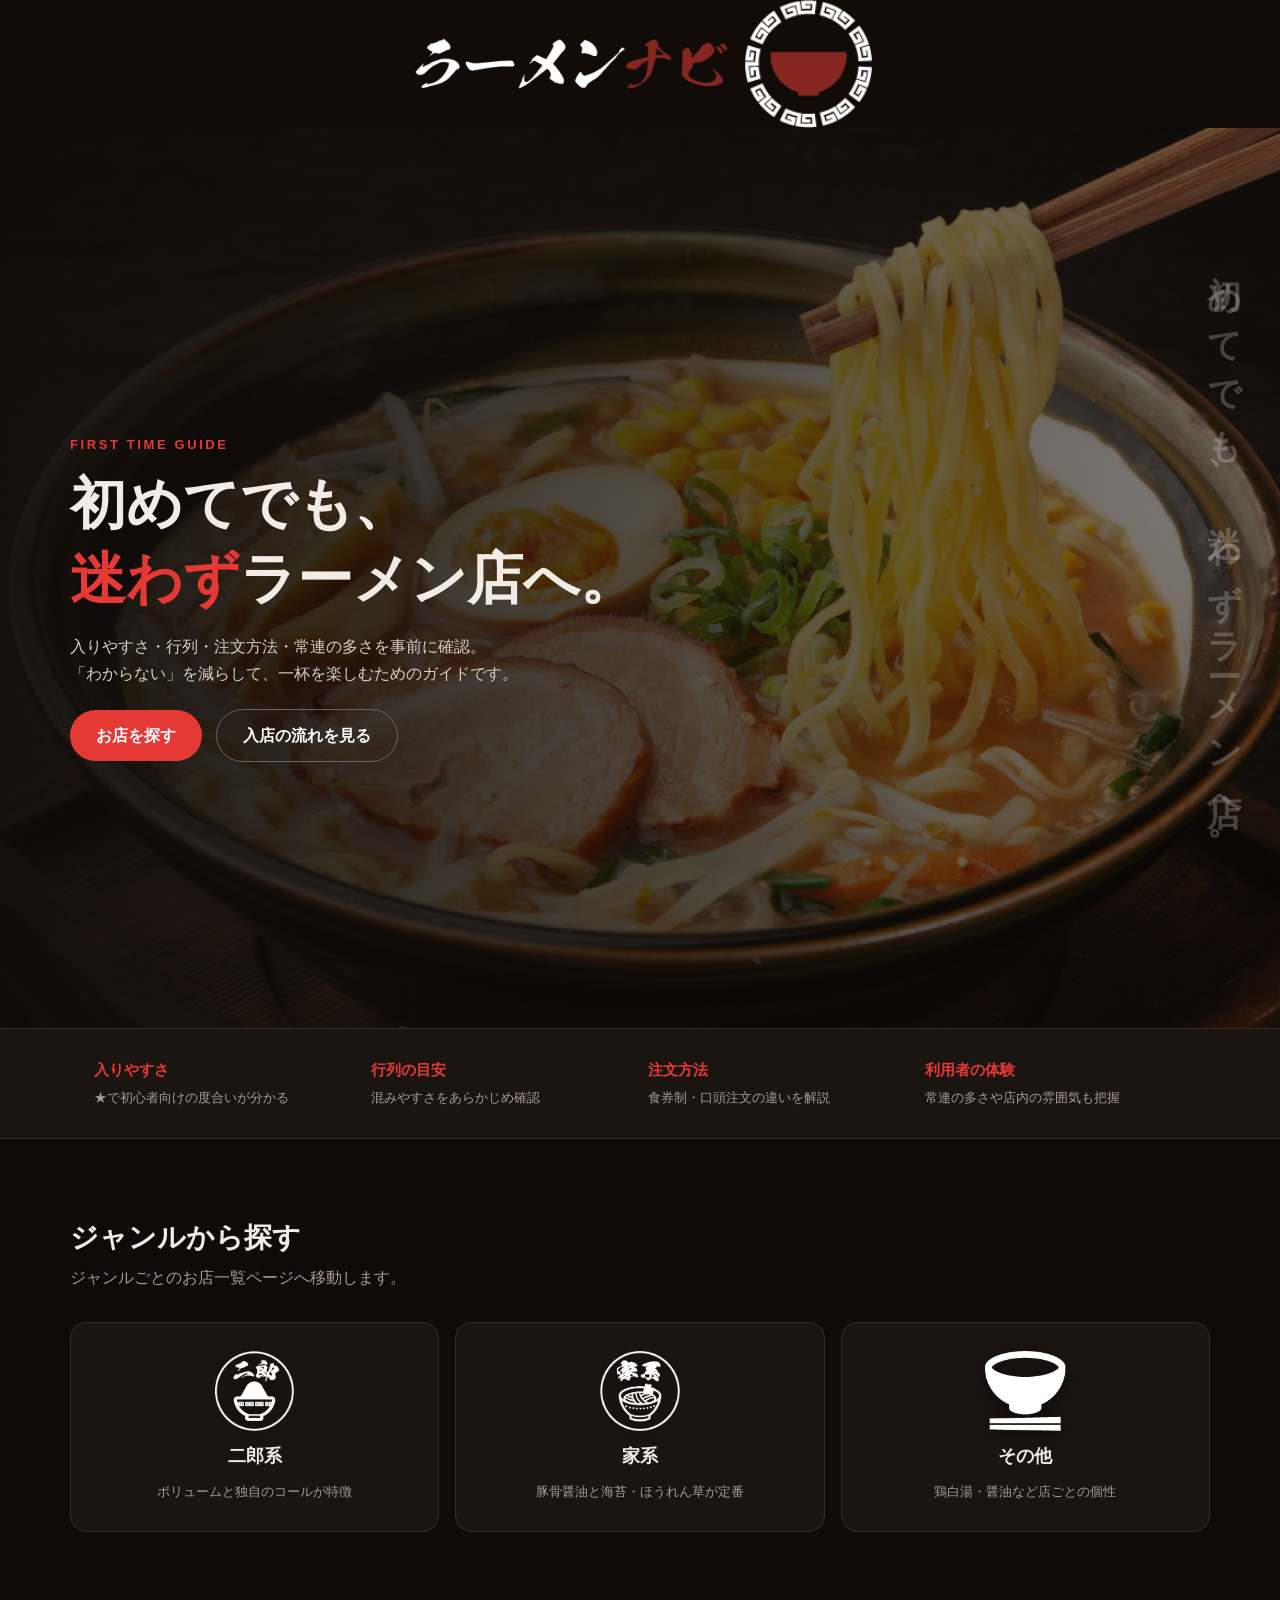
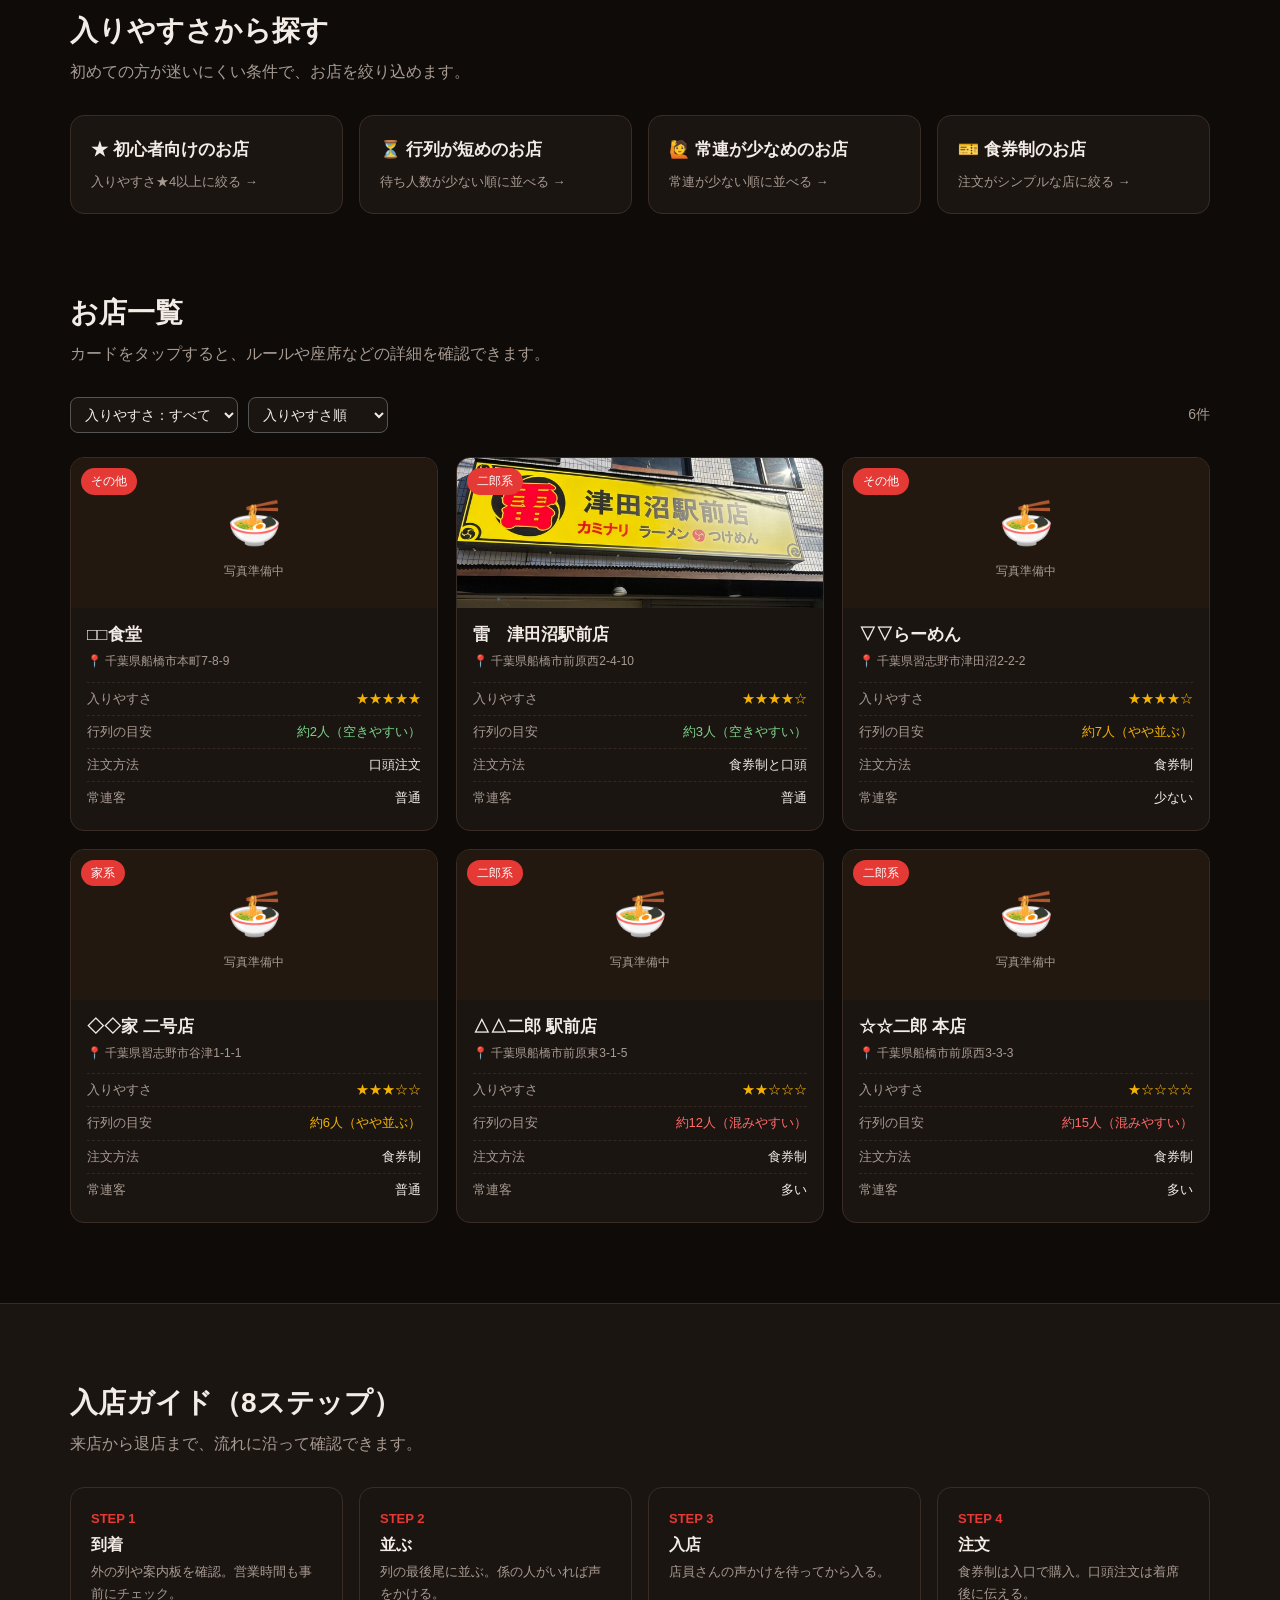
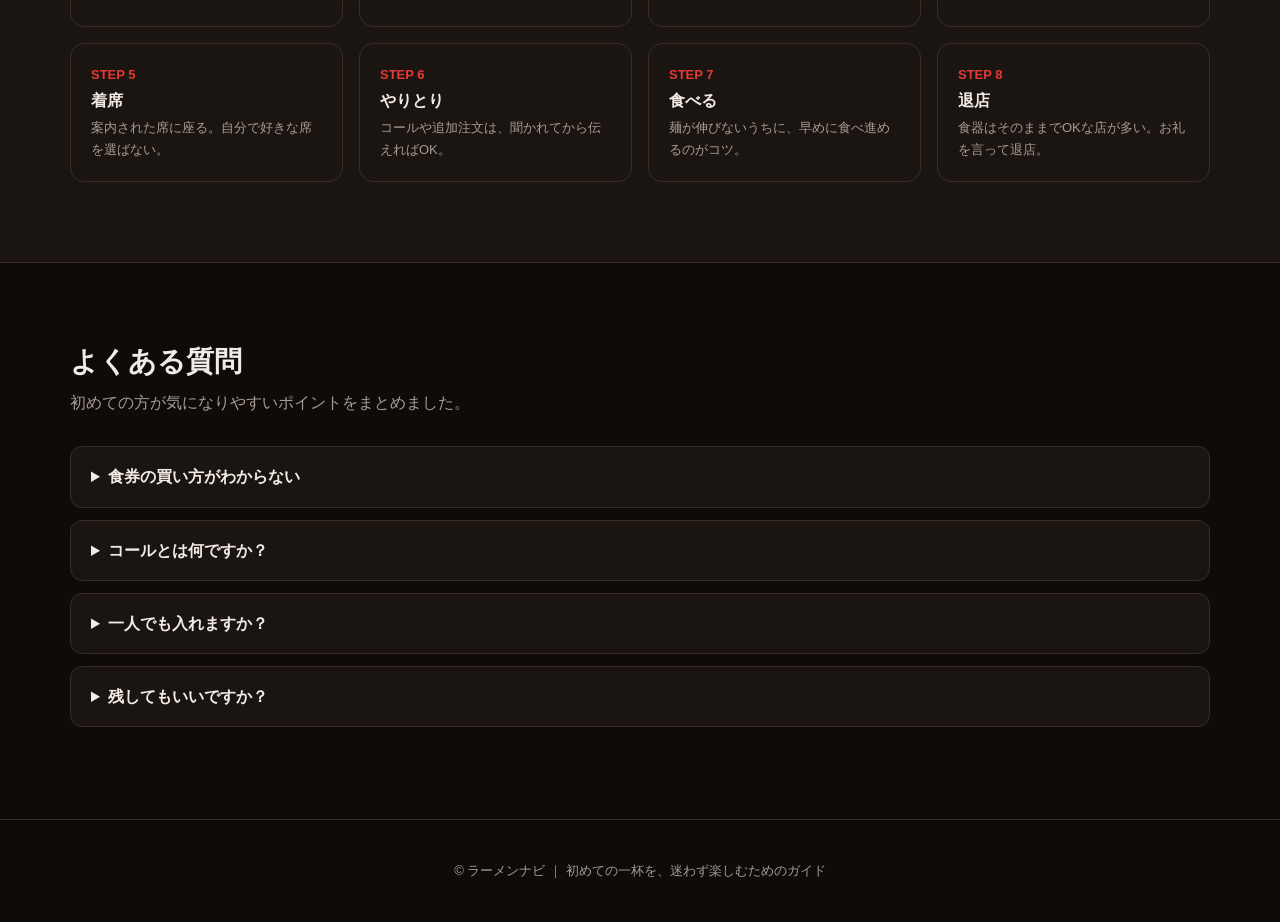
<file: index.html>
<!DOCTYPE html>
<html lang="ja">
<head>
<meta charset="UTF-8">
<meta name="viewport" content="width=device-width, initial-scale=1.0">
<title>初めてでも、迷わずラーメン店へ。</title>
<link rel="stylesheet" href="style.css">
</head>
<body>
<div id="intro" aria-hidden="true">
  <img src="images/logo-intro.png" alt="">
</div>

<header class="site-header">
  <div class="header-brand">
    <img src="images/a.png" alt="ラーメンナビ" class="brand-title">
    <div class="brand-logo">
      <img src="images/bowl.png" alt="" class="logo-bowl">
      <img src="images/pattern.png" alt="" class="logo-pattern">
    </div>
  </div>
</header>

<!-- ヒーロー -->
<section class="hero">
  <div class="hero-bg"></div>
  <p class="vtext">初めてでも、迷わずラーメン店へ。</p>
  <div class="inner">
    <div class="eyebrow">FIRST TIME GUIDE</div>
    <h1>初めてでも、<br><em>迷わず</em>ラーメン店へ。</h1>
    <p class="lead">入りやすさ・行列・注文方法・常連の多さを事前に確認。<br>「わからない」を減らして、一杯を楽しむためのガイドです。</p>
    <a class="btn" href="#gallery">お店を探す</a>
    <a class="btn ghost" href="#guide">入店の流れを見る</a>
  </div>
</section>

<!-- 特徴バー -->
<div class="features">
  <div class="feat-grid">
    <div class="feat"><b>入りやすさ</b><span>★で初心者向けの度合いが分かる</span></div>
    <div class="feat"><b>行列の目安</b><span>混みやすさをあらかじめ確認</span></div>
    <div class="feat"><b>注文方法</b><span>食券制・口頭注文の違いを解説</span></div>
    <div class="feat"><b>利用者の体験</b><span>常連の多さや店内の雰囲気も把握</span></div>
  </div>
</div>

<!-- ジャンル -->
<section id="genres">
  <div class="sec">
    <h2>ジャンルから探す</h2>
    <p class="lead">ジャンルごとのお店一覧ページへ移動します。</p>
    <div class="genre-row">
      <a class="genre" href="category.html?type=二郎系">
        <img src="icons/jiro.png" alt="二郎系" onerror="this.style.visibility='hidden'">
        <span class="name">二郎系</span>
        <span class="desc">ボリュームと独自のコールが特徴</span>
      </a>
      <a class="genre" href="category.html?type=家系">
        <img src="icons/iekei.png" alt="家系" onerror="this.style.visibility='hidden'">
        <span class="name">家系</span>
        <span class="desc">豚骨醤油と海苔・ほうれん草が定番</span>
      </a>
      <a class="genre" href="category.html?type=その他">
        <img src="icons/other.png" alt="その他" onerror="this.style.visibility='hidden'">
        <span class="name">その他</span>
        <span class="desc">鶏白湯・醤油など店ごとの個性</span>
      </a>
    </div>
  </div>
</section>

<!-- 入りやすさから探す -->
<section id="search" style="padding-top:0">
  <div class="sec">
    <h2>入りやすさから探す</h2>
    <p class="lead">初めての方が迷いにくい条件で、お店を絞り込めます。</p>
    <div class="anx-grid">
      <a class="anx" href="#gallery" data-ease="entry4">
        <div class="q">★ 初心者向けのお店</div>
        <div class="a">入りやすさ★4以上に絞る →</div>
      </a>
      <a class="anx" href="#gallery" data-ease="queue">
        <div class="q">⏳ 行列が短めのお店</div>
        <div class="a">待ち人数が少ない順に並べる →</div>
      </a>
      <a class="anx" href="#gallery" data-ease="regular">
        <div class="q">🙋 常連が少なめのお店</div>
        <div class="a">常連が少ない順に並べる →</div>
      </a>
      <a class="anx" href="#gallery" data-ease="order">
        <div class="q">🎫 食券制のお店</div>
        <div class="a">注文がシンプルな店に絞る →</div>
      </a>
    </div>
  </div>
</section>

<!-- お店ギャラリー -->
<section id="gallery" style="padding-top:0">
  <div class="sec">
    <h2>お店一覧</h2>
    <p class="lead">カードをタップすると、ルールや座席などの詳細を確認できます。</p>
    <div class="filters">
  <select id="entrySel">
    <option value="0">入りやすさ：すべて</option>
    <option value="3">★3以上</option>
    <option value="4">★4以上</option>
  </select>
  <select id="sort">
    <option value="ease">入りやすさ順</option>
    <option value="queue">行列が少ない順</option>
    <option value="regular">常連が少ない順</option>
    <option value="name">名前順</option>
    <option value="distance">近い順</option>
  </select>
  <span class="count" id="count"></span>
  </div>
    <div id="storeList" class="store-grid"></div>
  </div>
</section>

<!-- 入店ガイド（8ステップ） -->
<section id="guide" style="background:var(--panel);border-top:1px solid var(--line);border-bottom:1px solid var(--line)">
  <div class="sec">
    <h2>入店ガイド（8ステップ）</h2>
    <p class="lead">来店から退店まで、流れに沿って確認できます。</p>
    <div class="steps">
      <div class="step"><div class="no">STEP 1</div><h4>到着</h4><p>外の列や案内板を確認。営業時間も事前にチェック。</p></div>
      <div class="step"><div class="no">STEP 2</div><h4>並ぶ</h4><p>列の最後尾に並ぶ。係の人がいれば声をかける。</p></div>
      <div class="step"><div class="no">STEP 3</div><h4>入店</h4><p>店員さんの声かけを待ってから入る。</p></div>
      <div class="step"><div class="no">STEP 4</div><h4>注文</h4><p>食券制は入口で購入。口頭注文は着席後に伝える。</p></div>
      <div class="step"><div class="no">STEP 5</div><h4>着席</h4><p>案内された席に座る。自分で好きな席を選ばない。</p></div>
      <div class="step"><div class="no">STEP 6</div><h4>やりとり</h4><p>コールや追加注文は、聞かれてから伝えればOK。</p></div>
      <div class="step"><div class="no">STEP 7</div><h4>食べる</h4><p>麺が伸びないうちに、早めに食べ進めるのがコツ。</p></div>
      <div class="step"><div class="no">STEP 8</div><h4>退店</h4><p>食器はそのままでOKな店が多い。お礼を言って退店。</p></div>
    </div>
  </div>
</section>

<!-- FAQ -->
<section id="faq">
  <div class="sec">
    <h2>よくある質問</h2>
    <p class="lead">初めての方が気になりやすいポイントをまとめました。</p>
    <details>
      <summary>食券の買い方がわからない</summary>
      <p>入口の食券機で、一番上の基本メニューを選ぶと迷いにくいです。ボタンを押す前に、金額と内容を確認しましょう。</p>
    </details>
    <details>
      <summary>コールとは何ですか？</summary>
      <p>二郎系で、野菜・脂・ニンニクなどの量を伝える独自の注文です。初めての方は無理に言わず、店員さんに聞かれてから答えればOKです。</p>
    </details>
    <details>
      <summary>一人でも入れますか？</summary>
      <p>多くのラーメン店はおひとり様が中心です。カウンター席が多いので、気軽に入れるお店が多くあります。</p>
    </details>
    <details>
      <summary>残してもいいですか？</summary>
      <p>量が多いお店もあるため、無理をせず、残すことを店員さんに伝えるのが安心です。</p>
    </details>
  </div>
</section>

<footer>© ラーメンナビ ｜ 初めての一杯を、迷わず楽しむためのガイド</footer>

<script src="stores.js"></script>
<script>
(function () {
  /* ===== イントロ演出 ===== */
  const intro = document.getElementById("intro");
  if (intro) {
    if (sessionStorage.getItem("introShown")) {
      intro.remove();
    } else {
      sessionStorage.setItem("introShown", "1");
      setTimeout(() => {
        intro.classList.add("fade-out");
        setTimeout(() => intro.remove(), 600);
      }, 1500);
    }
  }

  /* ===== 要素 ===== */
  const listEl = document.getElementById("storeList");
  const countEl = document.getElementById("count");
  const entrySel = document.getElementById("entrySel");
  const sortSel = document.getElementById("sort");

  const state = { entry: 0, order: "all", sort: "ease" };

  /* ===== 絞り込み・並び替え・描画 ===== */
  function applyFilter() {
    let list = stores.filter(s =>
      (state.order === "all" || s.order === state.order) &&
      s.entry >= state.entry
    );
    list = [...list].sort(SORTS[state.sort] || SORTS.ease);
    renderCards(list, listEl);
    countEl.textContent = list.length + "件";
  }

  /* 入りやすさ */
  entrySel.addEventListener("change", e => {
    state.entry = Number(e.target.value);
    applyFilter();
  });

  /* 並び替え（近い順は位置情報が必要） */
  sortSel.addEventListener("change", async () => {
    state.sort = sortSel.value;
    if (state.sort === "distance" && !userLoc) {
      try {
        await getUserLocation();
      } catch (e) {
        alert("位置情報を取得できませんでした。ブラウザの位置情報の許可を確認してください。");
        state.sort = "name";
        sortSel.value = "name";
      }
    }
    applyFilter();
  });

  /* 入りやすさから探す（リンク） */
  function applyEase(key) {
    // 基準をリセット
    state.entry = 0;
    state.order = "all";
    state.sort = "ease";

    // 選んだ基準だけ設定
    if (key === "entry4") state.entry = 4;
    if (key === "queue") state.sort = "queue";
    if (key === "regular") state.sort = "regular";
    if (key === "order") state.order = "食券制";

    // 画面の表示を状態に合わせる
    entrySel.value = String(state.entry);
    sortSel.value = state.sort;

    applyFilter();
  }

  document.querySelectorAll("[data-ease]").forEach(a => {
    a.addEventListener("click", () => applyEase(a.dataset.ease));
  });

  /* 初回描画 */
  applyFilter();
})();
</script>
</body>
</html>
</file>
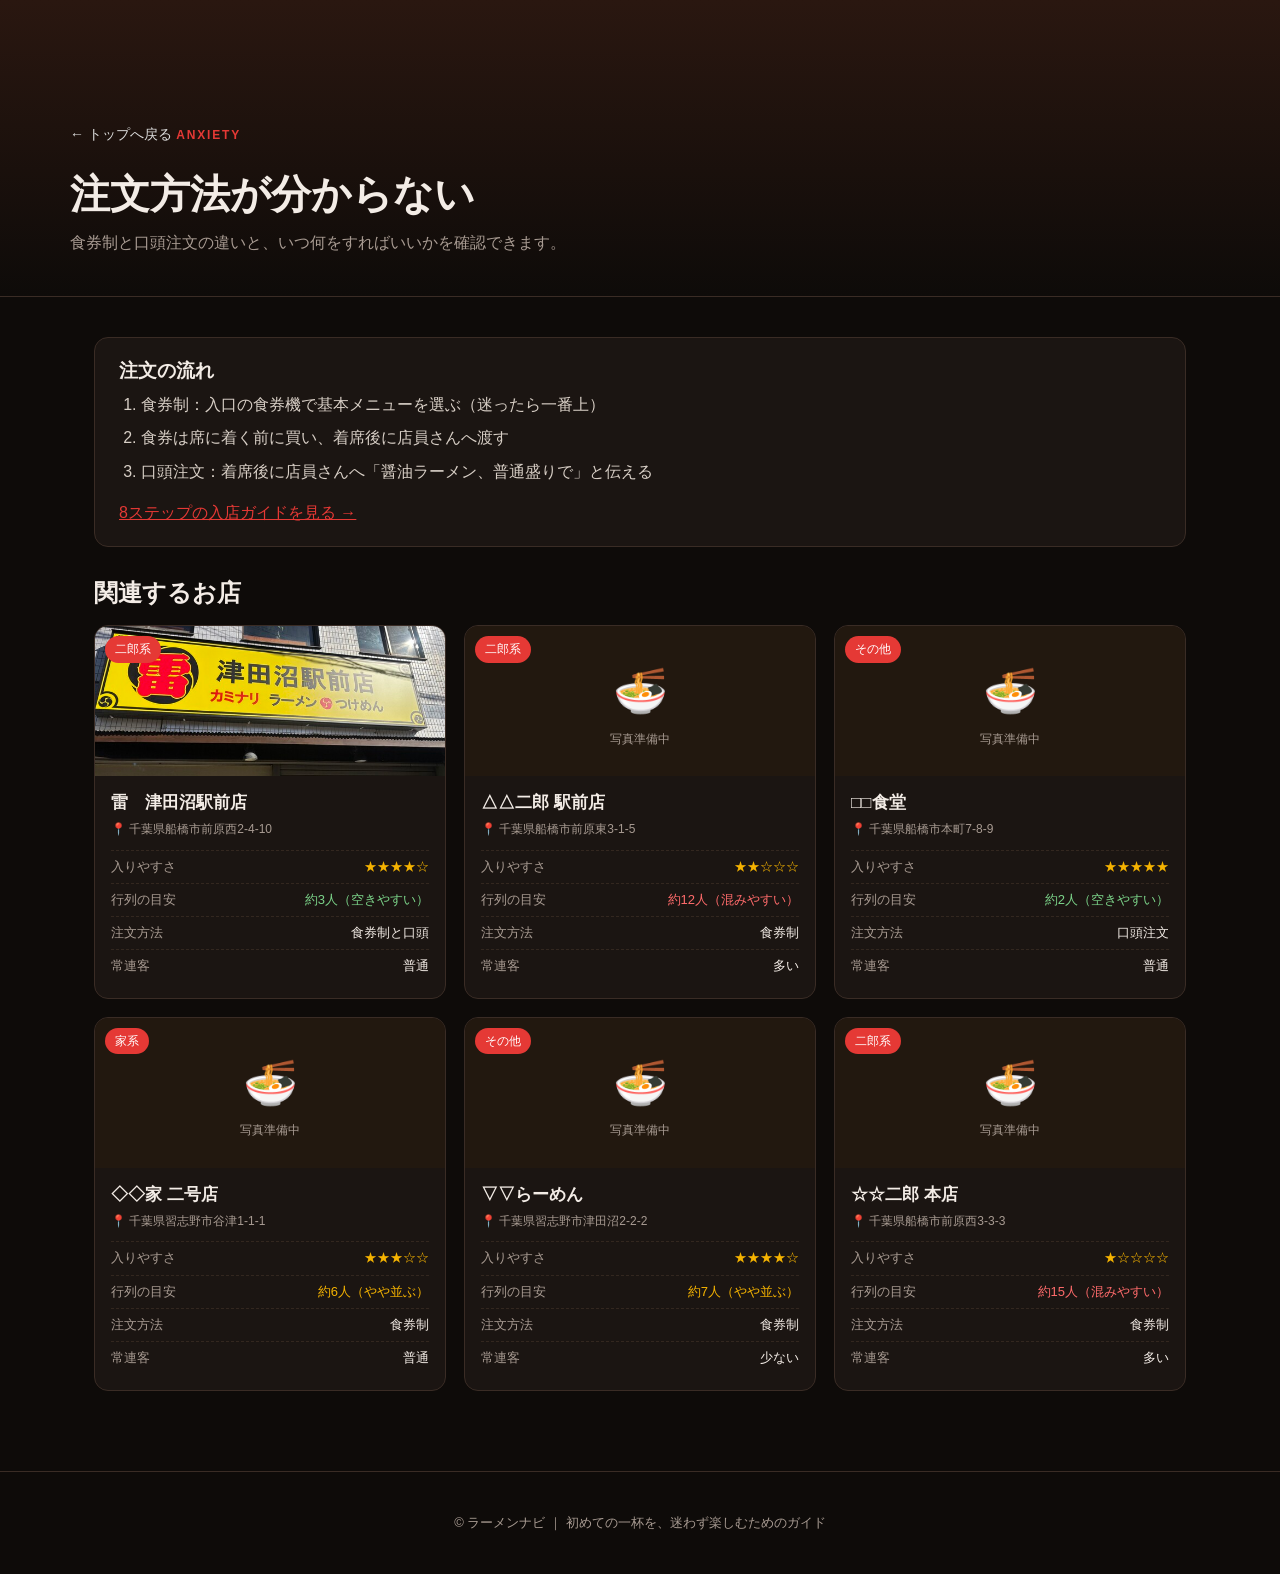
<file: anxiety.html>
<!DOCTYPE html>
<html lang="ja">
<head>
<meta charset="UTF-8">
<meta name="viewport" content="width=device-width, initial-scale=1.0">
<title>不安から探す｜ラーメンナビ</title>
<link rel="stylesheet" href="style.css">
</head>
<body>

<div class="subhero">
  <div class="inner">
    <a class="back" href="index.html">← トップへ戻る</a>
    <small>ANXIETY</small>
    <h1 id="title"></h1>
    <p id="desc"></p>
  </div>
</div>

<div class="wrap">
  <div class="steps-box">
    <h3 id="stepsTitle" style="margin:0"></h3>
    <ol id="steps"></ol>
    <p style="margin:14px 0 0"><a href="index.html#guide" style="color:var(--red)">8ステップの入店ガイドを見る →</a></p>
  </div>
  <h2 style="margin:0 0 16px">関連するお店</h2>
  <div id="list" class="store-grid"></div>
</div>

<footer>© ラーメンナビ ｜ 初めての一杯を、迷わず楽しむためのガイド</footer>

<script src="stores.js"></script>
<script>
const ANXIETY = {
  order: {
    title: "注文方法が分からない",
    desc: "食券制と口頭注文の違いと、いつ何をすればいいかを確認できます。",
    stepsTitle: "注文の流れ",
    steps: [
      "食券制：入口の食券機で基本メニューを選ぶ（迷ったら一番上）",
      "食券は席に着く前に買い、着席後に店員さんへ渡す",
      "口頭注文：着席後に店員さんへ「醤油ラーメン、普通盛りで」と伝える"
    ],
    sort: SORTS.entry
  },
  regular: {
    title: "常連客が多そう",
    desc: "常連の割合が少ないお店から並べています。",
    stepsTitle: "常連が多い店で気をつけたいこと",
    steps: [
      "会話は控えめに、静かに食べるのが基本",
      "わからないことは店員さんに直接聞けばOK",
      "独自のコールや注文は、店員さんに聞かれてから伝える"
    ],
    sort: SORTS.regular
  },
  queue: {
    title: "行列が不安",
    desc: "行列の目安が短いお店から並べています。",
    stepsTitle: "並び方・待ち方",
    steps: [
      "入口の列の最後尾を探し、係の人がいれば声をかける",
      "入口で人数を伝える店が多い（「1名です」でOK）",
      "待ち時間の目安は店舗の詳細で事前に確認できる"
    ],
    sort: SORTS.queue
  },
  seat: {
    title: "座る場所が分からない",
    desc: "店員さんの案内に従うのが基本です。",
    stepsTitle: "席への案内・着席",
    steps: [
      "入店したら店員さんの声かけを待つ",
      "空いている席に自分で座らない",
      "「どこに座ればいいですか？」と聞けば大丈夫"
    ],
    sort: SORTS.entry
  }
};

const params = new URLSearchParams(location.search);
const key = ANXIETY[params.get("key")] ? params.get("key") : "order";
const a = ANXIETY[key];

document.title = a.title + "｜ラーメンナビ";
document.getElementById("title").textContent = a.title;
document.getElementById("desc").textContent = a.desc;
document.getElementById("stepsTitle").textContent = a.stepsTitle;
document.getElementById("steps").innerHTML = a.steps.map(s => `<li>${esc(s)}</li>`).join("");

renderCards([...stores].sort(a.sort), document.getElementById("list"));
</script>
</body>
</html>
</file>
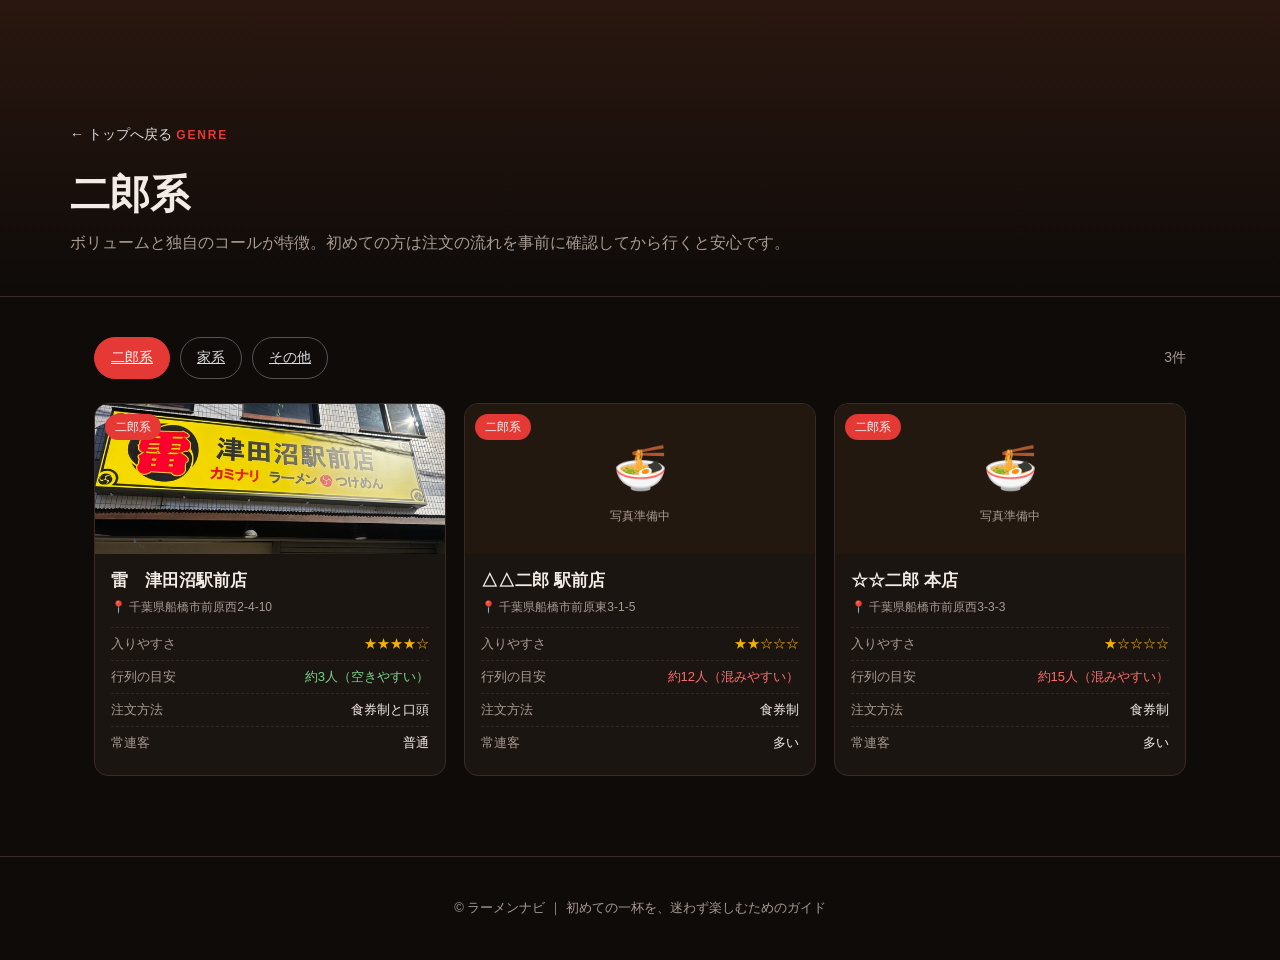
<file: category.html>
<!DOCTYPE html>
<html lang="ja">
<head>
<meta charset="UTF-8">
<meta name="viewport" content="width=device-width, initial-scale=1.0">
<title>ジャンル別のお店｜ラーメンナビ</title>
<link rel="stylesheet" href="style.css">
</head>
<body>

<div class="subhero">
  <div class="inner">
    <a class="back" href="index.html">← トップへ戻る</a>
    <small>GENRE</small>
    <h1 id="title"></h1>
    <p id="desc"></p>
  </div>
</div>

<div class="wrap">
  <div class="filters">
    <a class="chip" href="category.html?type=二郎系">二郎系</a>
    <a class="chip" href="category.html?type=家系">家系</a>
    <a class="chip" href="category.html?type=その他">その他</a>
    <span class="count" id="count"></span>
  </div>
  <div id="list" class="store-grid"></div>
</div>

<footer>© ラーメンナビ ｜ 初めての一杯を、迷わず楽しむためのガイド</footer>

<script src="stores.js"></script>
<script>
const params = new URLSearchParams(location.search);
const type = ["二郎系","家系","その他"].includes(params.get("type")) ? params.get("type") : "二郎系";

const DESCS = {
  "二郎系": "ボリュームと独自のコールが特徴。初めての方は注文の流れを事前に確認してから行くと安心です。",
  "家系":   "豚骨醤油のスープと海苔・ほうれん草が定番。硬さや味の濃さを選べる店が多いです。",
  "その他": "鶏白湯や醤油など、店ごとに個性のあるラーメン。初めての方にも入りやすい店が中心です。"
};

document.title = type + "のお店｜ラーメンナビ";
document.getElementById("title").textContent = type;
document.getElementById("desc").textContent = DESCS[type];

// 入りやすさが高い順に表示
const list = stores.filter(s => s.type === type).sort(SORTS.entry);
renderCards(list, document.getElementById("list"));
document.getElementById("count").textContent = list.length + "件";

// 現在のジャンルのチップを強調
document.querySelectorAll(".filters .chip").forEach(a => {
  if(a.textContent === type) a.classList.add("on");
});
</script>
</body>
</html>
</file>
<file: style.css>
:root{
  --bg:#0e0b09; --panel:#1b1512; --line:#3a2c25;
  --text:#f3ece6; --muted:#a89b92; --red:#e53935;
  --hero-img: url("images/hero.jpg");   /* 背景画像。未設定でもグラデーションで表示されます */
}

*{box-sizing:border-box}
body{margin:0;background:var(--bg);color:var(--text);font-family:"Hiragino Sans","Noto Sans JP",sans-serif;line-height:1.7}
a{color:inherit}
h1,h2,h3,h4{line-height:1.35}

/* =========================
   イントロ（白い全画面にロゴを中央表示）
   ========================= */
#intro{
  position:fixed;
  inset:0;
  background:#fff;
  display:flex;
  align-items:center;
  justify-content:center;
  z-index:1000;
  transition:opacity .6s ease;
  /* 2秒待ってから0.8秒かけてフェードアウト（JSでクラスを付けなくても動く） */
  animation:introFade .8s ease 2s forwards;
}
/* JSで fade-out クラスを付ける場合にも対応 */
#intro.fade-out{
  opacity:0;
  pointer-events:none;
}
#intro img{
  width:min(70vw,420px);
  height:auto;
}
@keyframes introFade{
  from{opacity:1;visibility:visible}
  to{opacity:0;visibility:hidden;pointer-events:none}
}

/* =========================
   ヘッダー（タイトル＋回転ロゴ）
   ========================= */
.site-header{
  display:flex;
  justify-content:center;
  align-items:center;
  height:128px;
  padding:0;
  background:#120c09;
}
.header-brand{
  display:flex;
  align-items:center;
  gap:12px;
}
.brand-title{
  height:64px;
  width:auto;
}

/* ロゴ全体の枠（ここは回らない） */
.brand-logo{
  position:relative;
  width:128px;
  height:128px;
}
/* 2枚の画像を枠いっぱいに重ねる */
.brand-logo img{
  position:absolute;
  inset:0;
  width:100%;
  height:100%;
  object-fit:contain;
}
/* どんぶり：回転しない（大きさ・位置は微調整用） */
.logo-bowl{
  z-index:1;
  scale:0.6;
  translate:0 10px;
}
/* 模様：この画像だけ回転 */
.logo-pattern{
  z-index:2;
  transform-origin:center;
  animation:spin 6s linear infinite;
  scale:1;
}
@keyframes spin{
  from{transform:rotate(0deg)}
  to{transform:rotate(360deg)}
}
/* 動きを減らす設定の人は模様も止める */
@media (prefers-reduced-motion: reduce){
  .logo-pattern{animation:none}
}

/* トップページのヘッダーを画像の上に重ねる */
.top-header{
  position:absolute;
  top:0;
  left:0;
  right:0;
  background:transparent;
  z-index:10;
  padding:16px 0;
}
/* 読みやすさのための上部グラデーション（任意） */
.top-header::before{
  content:"";
  position:absolute;
  inset:0;
  background:linear-gradient(to bottom,rgba(0,0,0,.6),transparent);
  z-index:-1;
  pointer-events:none;
}

/* =========================
   ナビ
   ========================= */
.nav{position:fixed;top:0;left:0;right:0;z-index:50;display:flex;justify-content:space-between;align-items:center;padding:14px 24px;background:rgba(14,11,9,.85);backdrop-filter:blur(6px);border-bottom:1px solid var(--line)}
.nav .logo{font-weight:bold;text-decoration:none}
.nav nav a{margin-left:18px;text-decoration:none;font-size:14px;color:#ddd}
.nav nav a:hover{color:var(--red)}

/* =========================
   ヒーロー
   ========================= */
.hero{position:relative;min-height:100vh;display:flex;align-items:center;padding:120px 24px 80px;overflow:hidden}
.hero-bg{position:absolute;inset:0;background:linear-gradient(90deg,rgba(14,11,9,.95),rgba(14,11,9,.5)),var(--hero-img) center/cover no-repeat,linear-gradient(135deg,#2a1710,#0e0b09)}
.hero .inner{position:relative;max-width:1140px;margin:0 auto;width:100%}
.eyebrow{color:var(--red);letter-spacing:.2em;font-size:13px;font-weight:bold}
.hero h1{font-size:clamp(30px,5vw,56px);margin:10px 0 16px}
.hero h1 em{font-style:normal;color:var(--red)}
.hero .lead{color:#d8cfc6;max-width:560px}
.vtext{position:absolute;right:28px;top:120px;writing-mode:vertical-rl;font-size:clamp(20px,3vw,34px);letter-spacing:.3em;color:rgba(255,255,255,.22);margin:0;font-weight:bold}
.btn{display:inline-block;padding:12px 26px;border-radius:999px;background:var(--red);color:#fff;text-decoration:none;font-weight:bold;margin:6px 10px 0 0}
.btn.ghost{background:transparent;border:1px solid #666}

/* =========================
   共通セクション
   ========================= */
section{padding:80px 24px}
.sec{max-width:1140px;margin:0 auto}
.sec h2{font-size:28px;margin:0 0 8px}
.sec .lead{color:var(--muted);margin:0 0 30px}

/* 特徴バー */
.features{background:var(--panel);border-top:1px solid var(--line);border-bottom:1px solid var(--line)}
.feat-grid{display:grid;grid-template-columns:repeat(4,1fr);gap:16px;max-width:1140px;margin:0 auto;padding:28px 24px}
.feat b{color:var(--red);display:block;font-size:15px}
.feat span{font-size:13px;color:var(--muted)}

/* 不安から探す */
.anx-grid{display:grid;grid-template-columns:repeat(4,1fr);gap:16px}
.anx{display:block;background:var(--panel);border:1px solid var(--line);border-radius:14px;padding:20px;text-decoration:none;transition:.2s}
.anx:hover{border-color:var(--red);transform:translateY(-3px)}
.anx .q{font-weight:bold;font-size:17px;margin-bottom:6px}
.anx .a{color:var(--muted);font-size:13px}

/* ジャンル */
.genre-row{display:grid;grid-template-columns:repeat(3,1fr);gap:16px}
.genre{display:flex;flex-direction:column;align-items:center;justify-content:center;gap:10px;background:var(--panel);border:1px solid var(--line);border-radius:16px;padding:28px;text-decoration:none;transition:.2s;min-height:200px}
.genre:hover{border-color:var(--red);transform:translateY(-3px)}
.genre img{height:80px;width:auto;filter:drop-shadow(0 4px 10px rgba(0,0,0,.5))}
.genre .name{font-size:18px;font-weight:bold}
.genre .desc{font-size:13px;color:var(--muted);text-align:center}

/* フィルター */
.filters{display:flex;flex-wrap:wrap;gap:10px;align-items:center;margin-bottom:24px}
.chip{background:transparent;border:1px solid #555;color:#ddd;padding:8px 16px;border-radius:999px;cursor:pointer;font-size:14px}
.chip.on{background:var(--red);border-color:var(--red);color:#fff}
select{background:var(--panel);color:var(--text);border:1px solid #555;border-radius:8px;padding:8px 10px;font-size:14px}
.count{color:var(--muted);font-size:14px;margin-left:auto}

/* 店舗カード */
.store-grid{display:grid;grid-template-columns:repeat(auto-fill,minmax(280px,1fr));gap:18px}
.card{background:var(--panel);border:1px solid var(--line);border-radius:14px;overflow:hidden;cursor:pointer;transition:.2s}
.card:hover{border-color:var(--red);transform:translateY(-3px)}
.card .img{position:relative;height:150px;background:#22180f;display:flex;align-items:center;justify-content:center;font-size:44px;flex-direction:column;text-align:center}
.card .img img{width:100%;height:100%;object-fit:cover}
.card .ph{font-size:12px;color:var(--muted)}
.badge{position:absolute;top:10px;left:10px;background:var(--red);color:#fff;font-size:12px;padding:3px 10px;border-radius:999px}
.card .body{padding:16px}
.card h3{margin:0 0 4px;font-size:17px}
.addr{font-size:12px;color:var(--muted);margin-bottom:10px}
.row{display:flex;justify-content:space-between;gap:12px;font-size:13px;padding:5px 0;border-top:1px dashed #33271f}
.row span:first-child{color:var(--muted)}
.stars{color:#f5b301}
.ok{color:#7bd389}
.mid{color:#f5b301}
.ng{color:#ff6b6b}
.empty{color:var(--muted)}

/* 入店ガイド */
.steps{display:grid;grid-template-columns:repeat(4,1fr);gap:16px}
.step{background:var(--panel);border:1px solid var(--line);border-radius:14px;padding:20px}
.step .no{color:var(--red);font-weight:bold;font-size:13px}
.step h4{margin:4px 0 6px;font-size:16px}
.step p{margin:0;font-size:13px;color:var(--muted)}

/* FAQ */
details{background:var(--panel);border:1px solid var(--line);border-radius:12px;padding:16px 20px;margin-bottom:12px}
summary{cursor:pointer;font-weight:bold}
details p{color:var(--muted);margin:10px 0 0}

footer{text-align:center;color:var(--muted);font-size:13px;padding:40px 24px;border-top:1px solid var(--line)}

/* =========================
   下層ページ
   ========================= */
.subhero{padding:120px 24px 40px;background:linear-gradient(180deg,#2a1710,#0e0b09);border-bottom:1px solid var(--line)}
.subhero .inner{max-width:1140px;margin:0 auto}
.subhero small{color:var(--red);font-weight:bold;letter-spacing:.15em;font-size:12px}
.subhero h1{margin:6px 0 8px;font-size:clamp(26px,3.4vw,40px)}
.subhero p{margin:0;color:var(--muted)}
.back{display:inline-block;margin-bottom:14px;font-size:14px;color:#ddd;text-decoration:none}
.back:hover{color:var(--red)}
.wrap{max-width:1140px;margin:0 auto;padding:40px 24px 80px}
.steps-box{background:var(--panel);border:1px solid var(--line);border-radius:14px;padding:20px 24px;margin-bottom:30px}
.steps-box ol{margin:8px 0 0;padding-left:22px}
.steps-box li{margin:6px 0;color:#d8cfc6}

/* =========================
   モーダル
   ========================= */
.modal{position:fixed;inset:0;background:rgba(0,0,0,.7);display:none;align-items:center;justify-content:center;padding:20px;z-index:100}
.modal.show{display:flex}
.modal-box{background:var(--panel);border:1px solid var(--line);border-radius:16px;max-width:560px;width:100%;max-height:90vh;overflow:auto;position:relative;padding:28px}
.modal-close{position:absolute;top:10px;right:14px;background:none;border:0;color:#fff;font-size:26px;cursor:pointer}
.modal ul{padding-left:20px;color:#d8cfc6;margin:6px 0}
.meta{color:var(--muted);font-size:14px}

/* =========================
   入店ガイド（タブ・フォーム）
   ========================= */
.tabs{display:flex;gap:8px;margin:16px 0}
.tab{flex:1;padding:10px;border:1px solid #ccc;background:#fff;border-radius:6px;cursor:pointer}
.tab.active{background:#e53935;color:#fff;border-color:#e53935}
.tab-panel{display:none}
.tab-panel.active{display:block}
.guide-form fieldset{border:1px solid #ddd;border-radius:6px;margin-bottom:12px;padding:8px 12px}
.guide-form label{display:block;padding:4px 0}
.guide-result ol{padding-left:1.5em;line-height:1.8}

/* =========================
   スマホ
   ========================= */
@media (max-width:860px){
  .feat-grid,.anx-grid,.steps{grid-template-columns:1fr 1fr}
  .genre-row{grid-template-columns:1fr}
  .vtext{display:none}
  .nav nav{display:none}
  .count{margin-left:0}
}
@media (max-width:520px){
  .feat-grid,.anx-grid,.steps{grid-template-columns:1fr}
}
</file>
